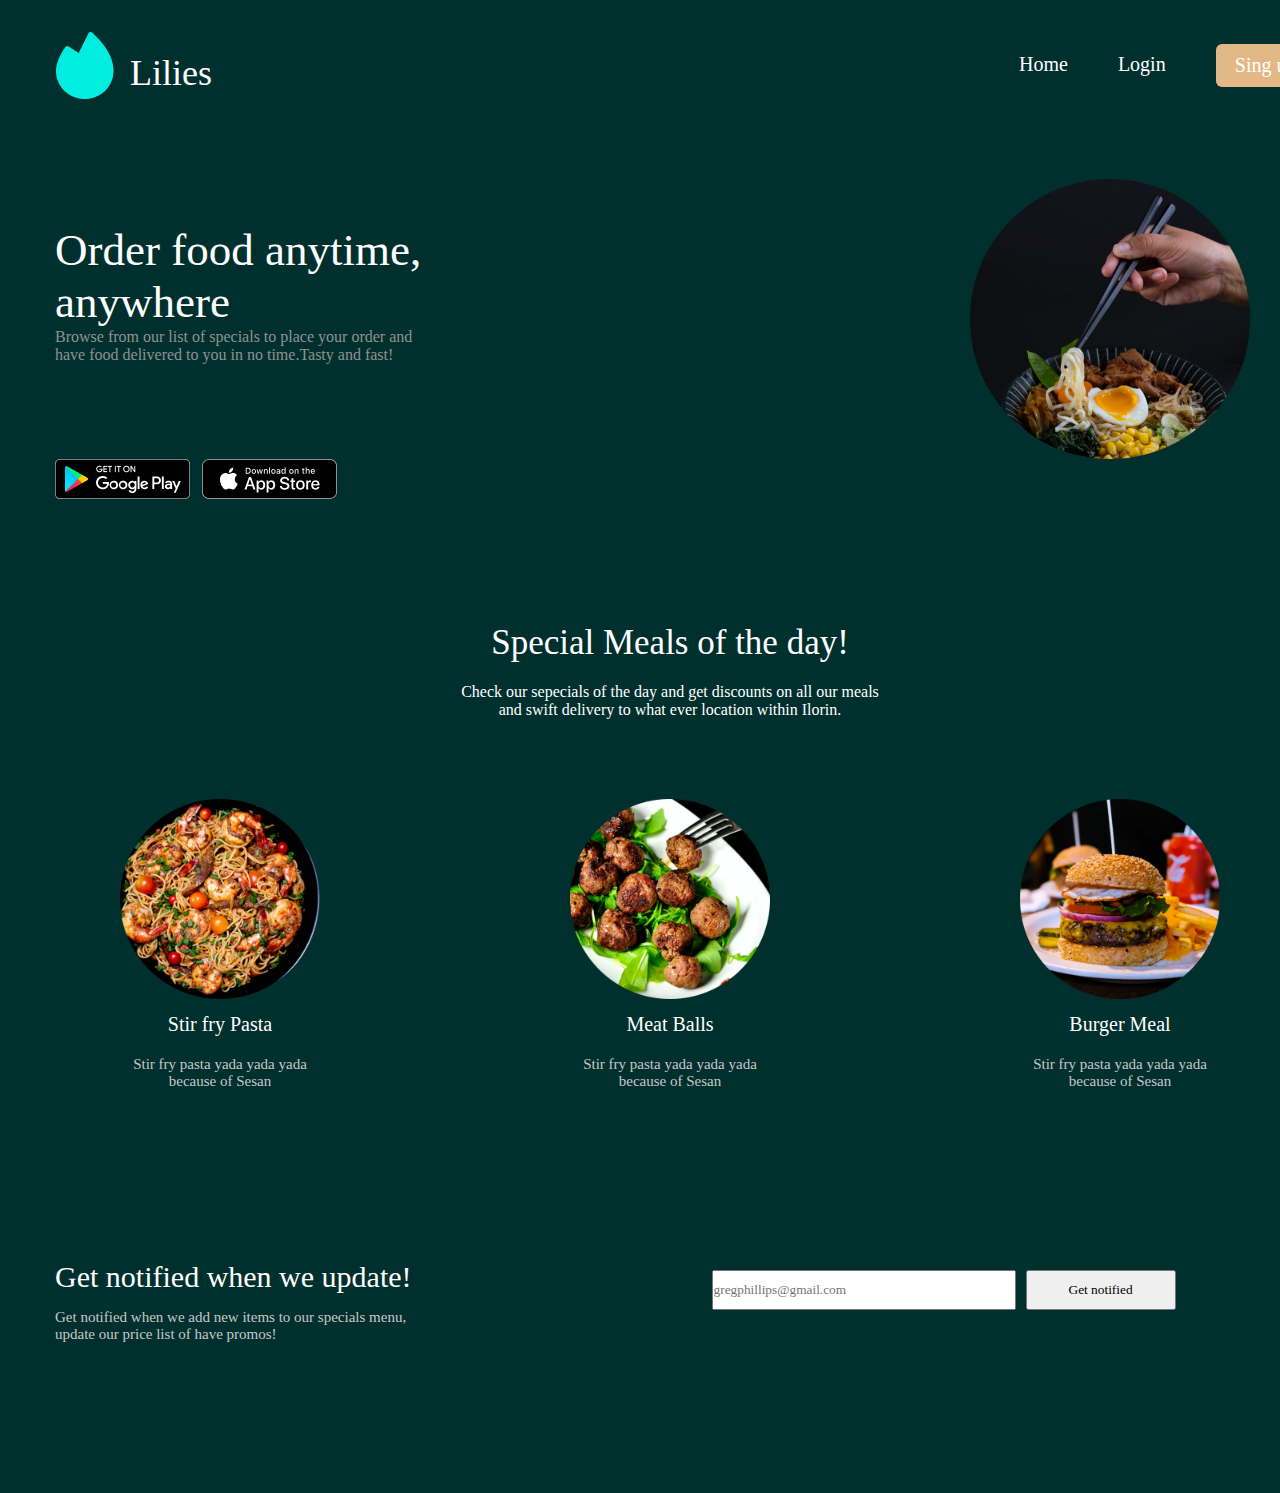
<file: index.html>
<!DOCTYPE html>
<html lang="en">

<head>
    <meta charset="UTF-8">
    <meta name="viewport" content="width=device-width, initial-scale=1.0">
    <title>Document</title>
    <link rel="stylesheet" href="index.css">
</head>

<body>
    <nav>
        <div class="logo">
            <img src="logo.png">
            <p class="Lilies">Lilies</p>
            <div class="navbar">
                <a href="#">Home</a>
                <a href="login.html">Login</a>
                <button
                    style="background-color: #E2B887; color: #00302E; width: 100px; height:43px ; border-radius:6px ; border: 0px; "> <a href="singup.html">Sing up</a>
                    </button>
            </div>
        </div>

    </nav>
    <div class="body">
        <div class="body-body">
            <div>
                <p class="text">Order food anytime,<br> anywhere</p>
                <p class="text-text">Browse from our list of specials to place your order and<br> have food
                    delivered to you in no time.Tasty and fast!</p>

            </div>
            <img src="./ovqat.png" alt="">
        </div>
        <img style="margin-left: 55px;" src="Badges.png" alt="">
    </div>
    <div class="min-body">
        <p class="min-body-text">Special Meals of the day!</p>
        <p class="min-body-text2">Check our sepecials of the day and get discounts on all our meals <br>and swift
            delivery to what ever location within Ilorin.</p>
    </div>
    <div class="rasm">
        <div>
            <img src="lagmon.png" alt="">
            <p class="rasm-text1">Stir fry Pasta</p>
            <p class="rasm-text">Stir fry pasta yada yada yada <br> because of Sesan</p>
        </div>
        <div>
            <img src="gosh.png" alt="">
            <p class="rasm-text1">Meat Balls</p>
            <p class="rasm-text">Stir fry pasta yada yada yada <br> because of Sesan</p>
        </div>
        <div>
            <img src="gamburger.png" alt="">
            <p class="rasm-text1">Burger Meal</p>
            <p class="rasm-text">Stir fry pasta yada yada yada <br> because of Sesan</p>
        </div>
    </div>
    <div class="top">
        <div>
            <p style="font-size: 30px; margin-left: 55px; color:white; margin-top: 170px; ">Get notified when we update!
            </p>
            <p style="font-size: 15px; margin-left: 55px; color:rgb(199, 199, 199); margin-top: 15px;">Get notified when
                we add new items to our specials menu,<br> update our price list of have promos!</p>
        </div>
        <div class="email">
            <input type="email" style=" height: 36px; width: 300px; gap: 10px;" placeholder="gregphillips@gmail.com">
            <button class="button1">Get notified</button>
        </div>
    </div>
</body>

</html>
</file>
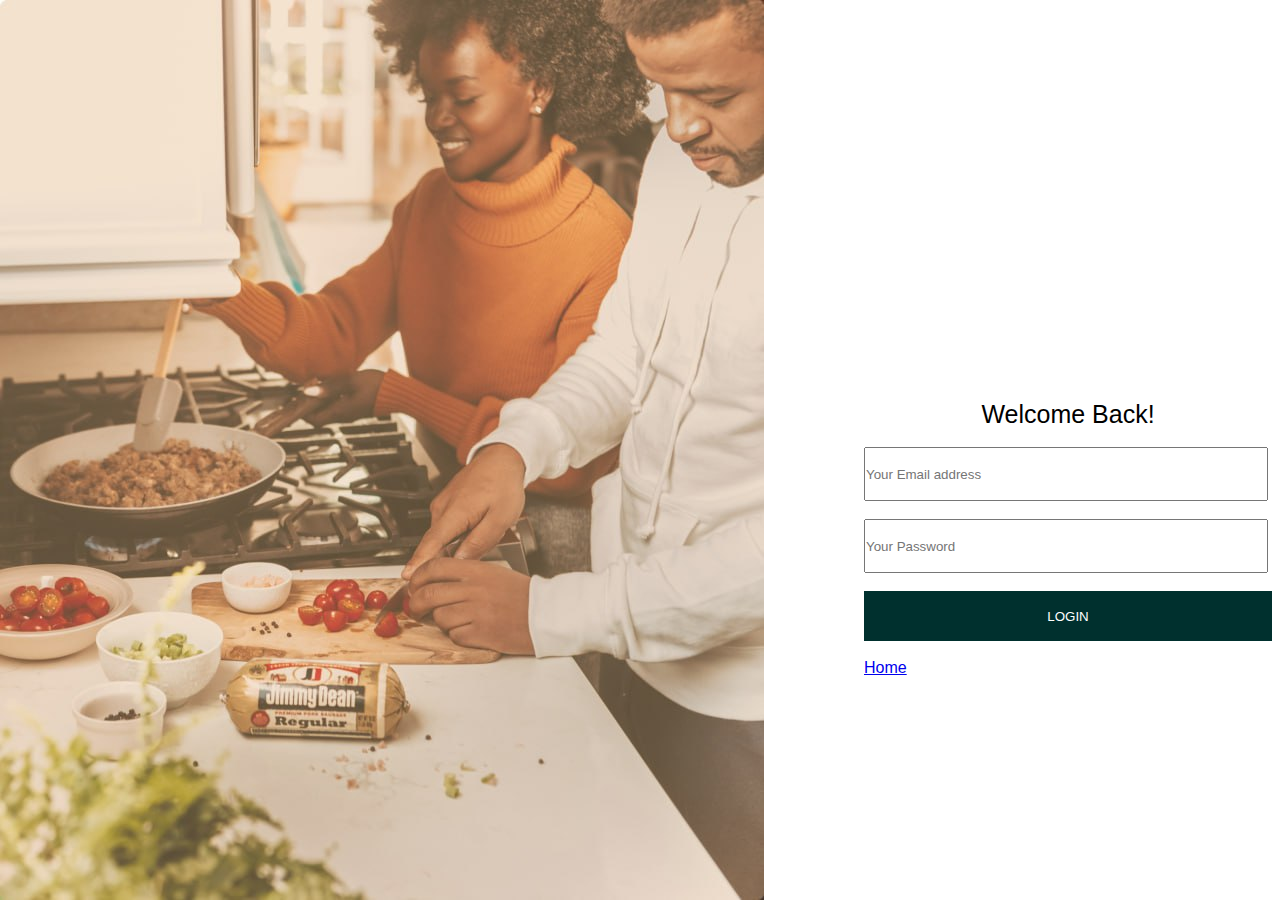
<file: login.html>
<!DOCTYPE html>
<html lang="en">
<head>
    <meta charset="UTF-8">
    <meta name="viewport" content="width=device-width, initial-scale=1.0">
    <title>Document</title>
    <link rel="stylesheet" href="login.css">
</head>
<body>
    <div class="css">
        <img src="photo_2024-07-02_12-47-33.jpg" alt="">
        <div class="ichki">
            <p style="text-align: center; font-size: 25px   ;">Welcome Back!</p><br>
            <input type="email" placeholder="Your Email address"> <br><br>
            <input type="password" placeholder="Your Password"><br><br>
            <button>LOGIN</button><br><br>
            <a href="index.html">Home</a>
        </div>
    </div>
</body>
</html>
</file>
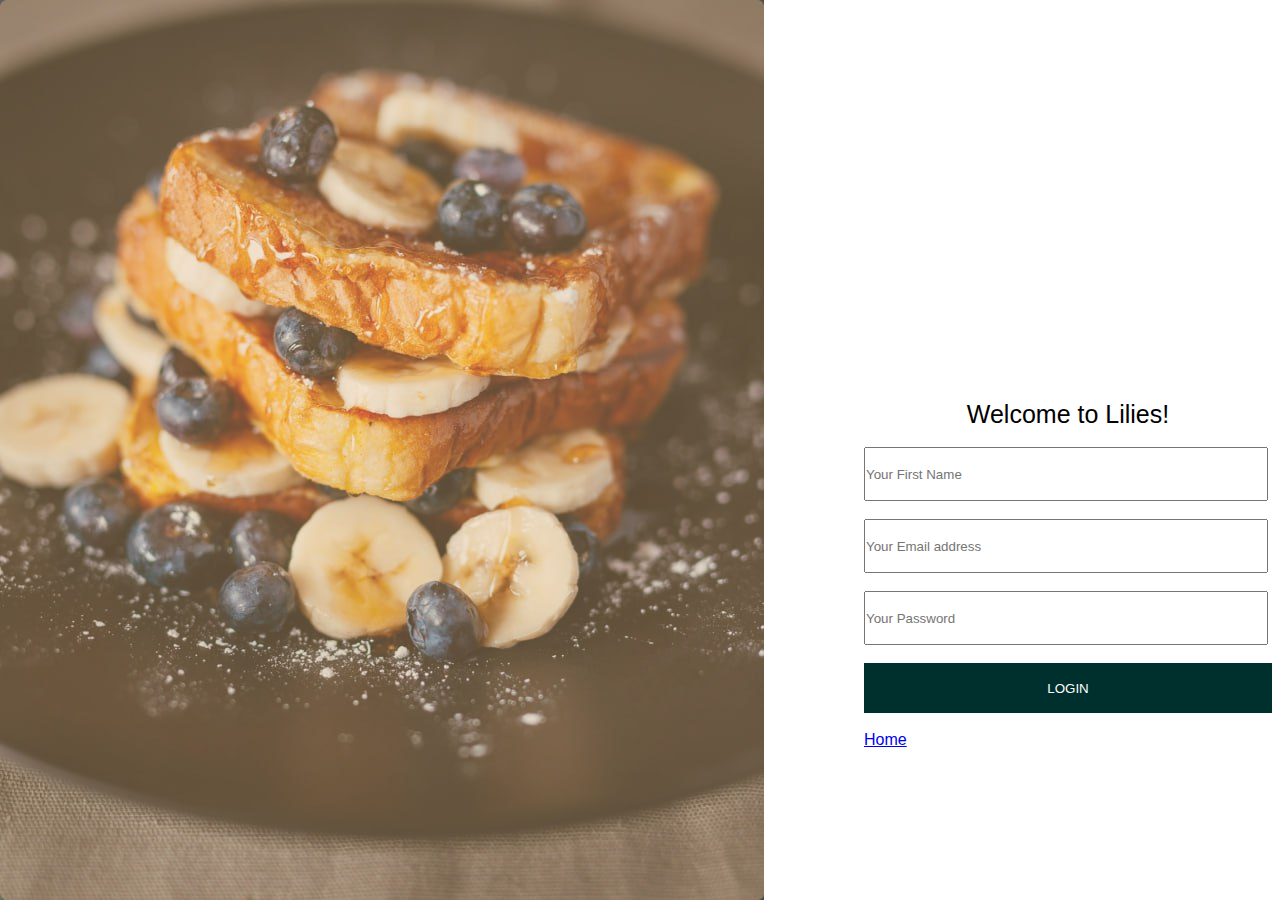
<file: singup.html>
<!DOCTYPE html>
<html lang="en">
<head>
    <meta charset="UTF-8">
    <meta name="viewport" content="width=device-width, initial-scale=1.0">
    <title>Document</title>
    <link rel="stylesheet" href="login.css">
</head>
<body>
    <div class="css">
        <img src="photo_2024-07-02_12-47-51.jpg" alt="">
        <div class="ichki">
            <p style="text-align: center; font-size: 25px   ;">Welcome to Lilies!</p><br>
            <input type="text" placeholder="Your First Name"> <br><br>
            <input type="email" placeholder="Your Email address"> <br><br>
            <input type="password" placeholder="Your Password"><br><br>
            <button>LOGIN</button><br><br>
            <a href="index.html">Home</a>
        </div>
    </div>
</body>
</html>
</file>
<file: index.css>
* {
    padding: 0;
    margin: 0;
    font-family: Poppins;
}

body {
    background-color: #00302E;
    width: 1340px;
}

.logo {
    display: flex;
}

.Lilies {
    justify-content: center;
    font-size: 36px;
    color: white;
    margin-top: 20px;
    margin-left: 1rem;
}

nav {
    margin-top: 2rem;
    margin-left: 3.5rem;
}

.navbar {
    display: flex;
    margin-left: 807px;
    text-decoration: none;
    gap: 50px;
    margin-top: 12px;
}

.navbar a {
    font-size: 20px;
    margin-top: 9px;
    color: white;
    text-decoration: none;
}

.navbar a:hover {
    color: #E2B887;
}

.body-body {
    display: flex;
    justify-content: space-between;
}

.text {
    color: white;
    font-size: 45px;
    margin-top: 125px;
    margin-left: 55px;
}

.body-body img {
    width: 280px;
    height: 280px;
    margin-top: 80px;
    margin-right: 90px;
}

.text-text {
    margin-left: 55px;
    color: #919191;
}

.min-body-text {
    color: white;
    font-size: 35px;
    text-align: center;
    margin-top: 120px;
}

.min-body-text2 {
    color: white;
    font-size: px;
    text-align: center;
    margin-top: 20px;
}

.rasm {
    display: flex;
    justify-content: center;
    gap: 250px;
    margin-top: 80px;
}

.rasm img {
    width: 200px;
    height: 200px;
}

.rasm-text1 {
    text-align: center;
    color: white;
    font-size: 20px;
    margin-top: 10px;
}

.rasm-text {
    font-size: 15px;
    text-align: center;
    color: rgb(199, 199, 199);
    margin-top: 20px;
}
.top{
    display: flex;
    margin-bottom: 150px;
}
.button1{
    width: 150px;
    height: 40px;
}
.button1:hover{
    background: #E2B887;
}
.email{
    display: flex;
    gap: 10px;
    border-radius: 20px;
    border: 0px;
    margin-top: 180px;
    margin-left: 300px;
}
</file>
<file: login.css>
*{
    padding: 0;
    margin: 0;
    font-family: sans-serif;
}
.css{
    display: flex;
    
}
.ichki{
    margin-top: 400px;
    margin-left: 100px;
}
input{
    width: 400px;
    height: 50px;
}
button{
    width: 408px;
    height: 50px;
    background-color: #00302E;
    border: 0px white;
    color: white;
}
</file>
